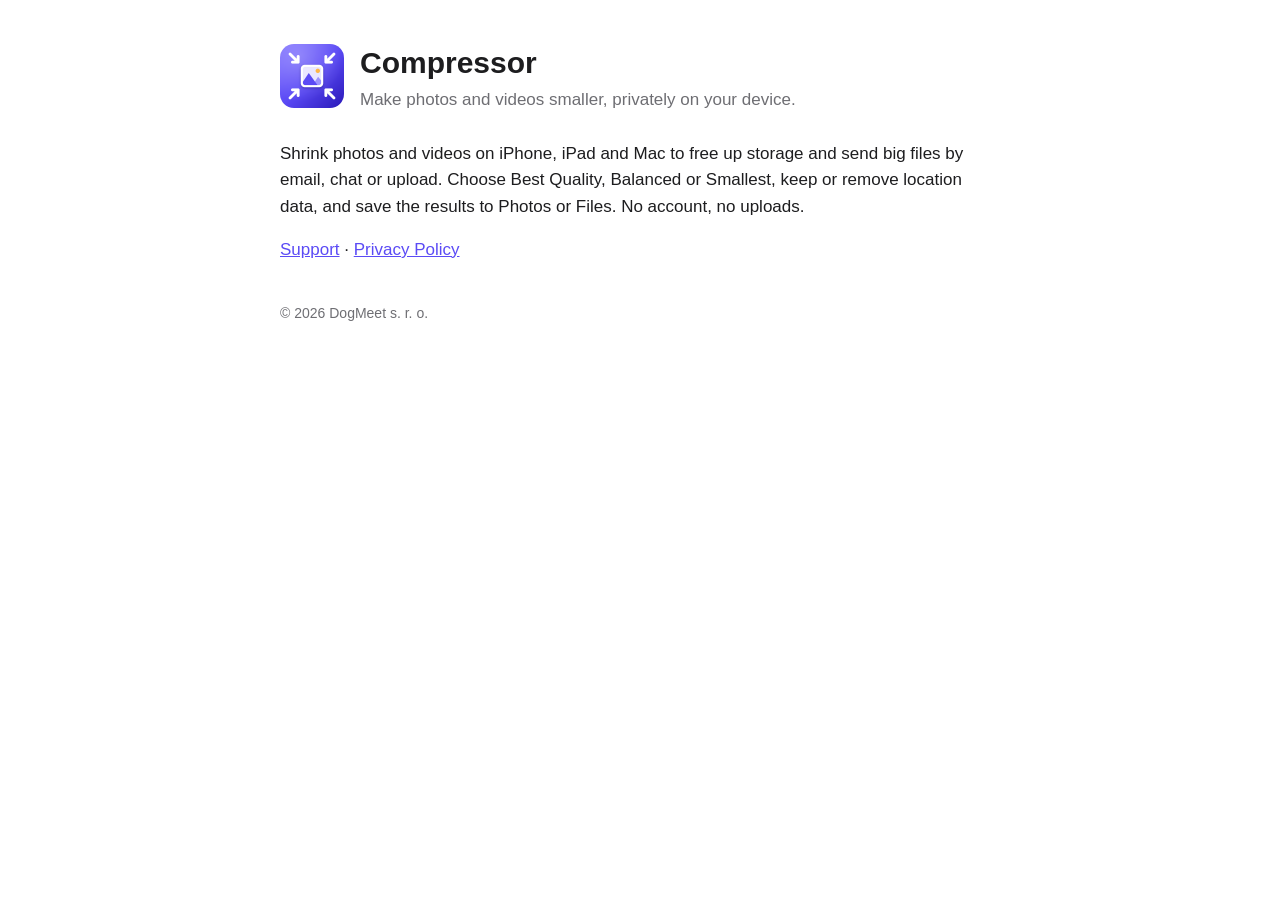
<file: index.html>
<!doctype html><html lang="en"><head><meta charset="utf-8"><meta name="viewport" content="width=device-width,initial-scale=1"><title>Compressor: Photo &amp; Video</title><link rel="stylesheet" href="style.css"></head><body><main>
<header><img src="icon.png" alt=""><div><h1>Compressor</h1><div class="muted">Make photos and videos smaller, privately on your device.</div></div></header>
<p>Shrink photos and videos on iPhone, iPad and Mac to free up storage and send big files by email, chat or upload. Choose Best Quality, Balanced or Smallest, keep or remove location data, and save the results to Photos or Files. No account, no uploads.</p>
<p><a href="support.html">Support</a> · <a href="privacy.html">Privacy Policy</a></p>
<footer>© 2026 DogMeet s. r. o.</footer></main></body></html>
</file>
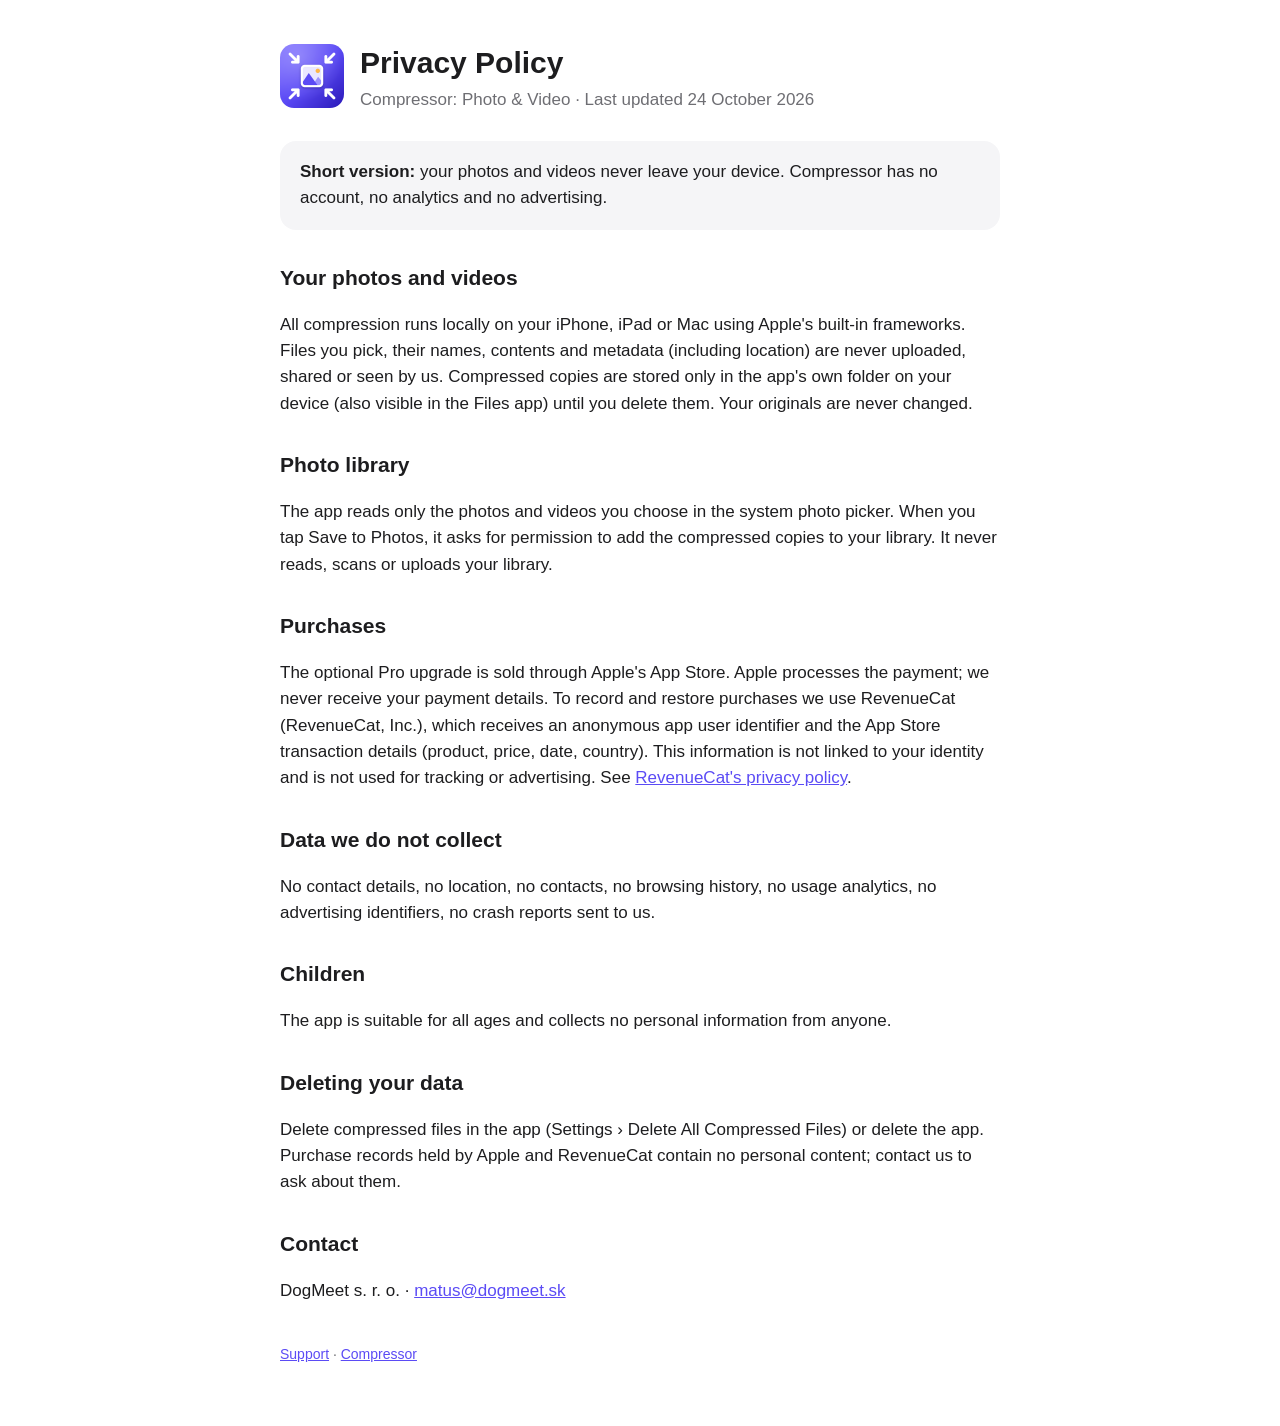
<file: privacy.html>
<!doctype html><html lang="en"><head><meta charset="utf-8"><meta name="viewport" content="width=device-width,initial-scale=1"><title>Privacy Policy – Compressor</title><link rel="stylesheet" href="style.css"></head><body><main>
<header><img src="icon.png" alt=""><div><h1>Privacy Policy</h1><div class="muted">Compressor: Photo &amp; Video · Last updated 24 October 2026</div></div></header>
<div class="card"><strong>Short version:</strong> your photos and videos never leave your device. Compressor has no account, no analytics and no advertising.</div>
<h2>Your photos and videos</h2><p>All compression runs locally on your iPhone, iPad or Mac using Apple's built-in frameworks. Files you pick, their names, contents and metadata (including location) are never uploaded, shared or seen by us. Compressed copies are stored only in the app's own folder on your device (also visible in the Files app) until you delete them. Your originals are never changed.</p>
<h2>Photo library</h2><p>The app reads only the photos and videos you choose in the system photo picker. When you tap Save to Photos, it asks for permission to add the compressed copies to your library. It never reads, scans or uploads your library.</p>
<h2>Purchases</h2><p>The optional Pro upgrade is sold through Apple's App Store. Apple processes the payment; we never receive your payment details. To record and restore purchases we use RevenueCat (RevenueCat, Inc.), which receives an anonymous app user identifier and the App Store transaction details (product, price, date, country). This information is not linked to your identity and is not used for tracking or advertising. See <a href="https://www.revenuecat.com/privacy">RevenueCat's privacy policy</a>.</p>
<h2>Data we do not collect</h2><p>No contact details, no location, no contacts, no browsing history, no usage analytics, no advertising identifiers, no crash reports sent to us.</p>
<h2>Children</h2><p>The app is suitable for all ages and collects no personal information from anyone.</p>
<h2>Deleting your data</h2><p>Delete compressed files in the app (Settings › Delete All Compressed Files) or delete the app. Purchase records held by Apple and RevenueCat contain no personal content; contact us to ask about them.</p>
<h2>Contact</h2><p>DogMeet s. r. o. · <a href="mailto:matus@dogmeet.sk">matus@dogmeet.sk</a></p>
<footer><a href="support.html">Support</a> · <a href="index.html">Compressor</a></footer></main></body></html>
</file>
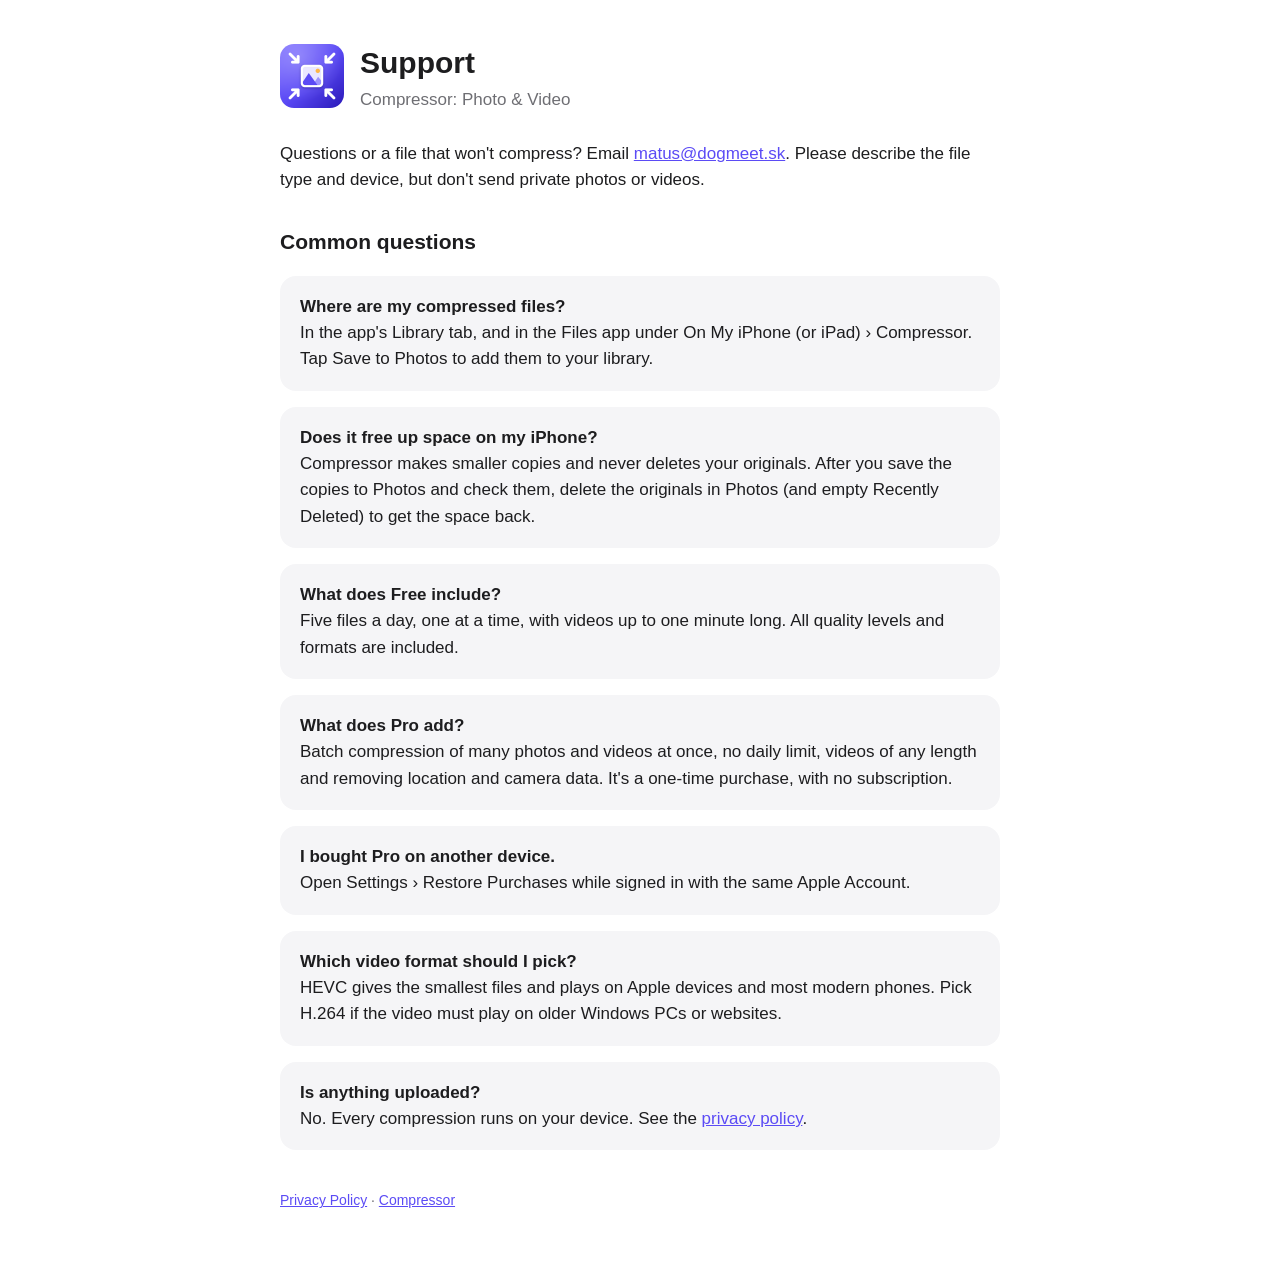
<file: support.html>
<!doctype html><html lang="en"><head><meta charset="utf-8"><meta name="viewport" content="width=device-width,initial-scale=1"><title>Support – Compressor</title><link rel="stylesheet" href="style.css"></head><body><main>
<header><img src="icon.png" alt=""><div><h1>Support</h1><div class="muted">Compressor: Photo &amp; Video</div></div></header>
<p>Questions or a file that won't compress? Email <a href="mailto:matus@dogmeet.sk">matus@dogmeet.sk</a>. Please describe the file type and device, but don't send private photos or videos.</p>
<h2>Common questions</h2>
<div class="card"><strong>Where are my compressed files?</strong><br>In the app's Library tab, and in the Files app under On My iPhone (or iPad) › Compressor. Tap Save to Photos to add them to your library.</div>
<div class="card"><strong>Does it free up space on my iPhone?</strong><br>Compressor makes smaller copies and never deletes your originals. After you save the copies to Photos and check them, delete the originals in Photos (and empty Recently Deleted) to get the space back.</div>
<div class="card"><strong>What does Free include?</strong><br>Five files a day, one at a time, with videos up to one minute long. All quality levels and formats are included.</div>
<div class="card"><strong>What does Pro add?</strong><br>Batch compression of many photos and videos at once, no daily limit, videos of any length and removing location and camera data. It's a one-time purchase, with no subscription.</div>
<div class="card"><strong>I bought Pro on another device.</strong><br>Open Settings › Restore Purchases while signed in with the same Apple Account.</div>
<div class="card"><strong>Which video format should I pick?</strong><br>HEVC gives the smallest files and plays on Apple devices and most modern phones. Pick H.264 if the video must play on older Windows PCs or websites.</div>
<div class="card"><strong>Is anything uploaded?</strong><br>No. Every compression runs on your device. See the <a href="privacy.html">privacy policy</a>.</div>
<footer><a href="privacy.html">Privacy Policy</a> · <a href="index.html">Compressor</a></footer></main></body></html>
</file>
<file: style.css>
:root{--brand:#5B4BF5;--text:#1d1d1f;--muted:#6e6e73;--bg:#fff;--card:#f5f5f7}
@media (prefers-color-scheme:dark){:root{--brand:#8A7DFF;--text:#f5f5f7;--muted:#a1a1a6;--bg:#000;--card:#1c1c1e}}
*{box-sizing:border-box}body{margin:0;font:17px/1.55 -apple-system,BlinkMacSystemFont,"Segoe UI",Helvetica,Arial,sans-serif;color:var(--text);background:var(--bg)}
main{max-width:760px;margin:0 auto;padding:40px 20px 60px}header{display:flex;align-items:center;gap:16px;margin-bottom:28px}
header img{width:64px;height:64px;border-radius:14px}h1{font-size:30px;margin:0}h2{margin-top:32px;font-size:21px}
p,li{color:var(--text)}.muted{color:var(--muted)}a{color:var(--brand)}.card{background:var(--card);border-radius:16px;padding:18px 20px;margin:16px 0}
footer{margin-top:40px;font-size:14px;color:var(--muted)}
</file>
